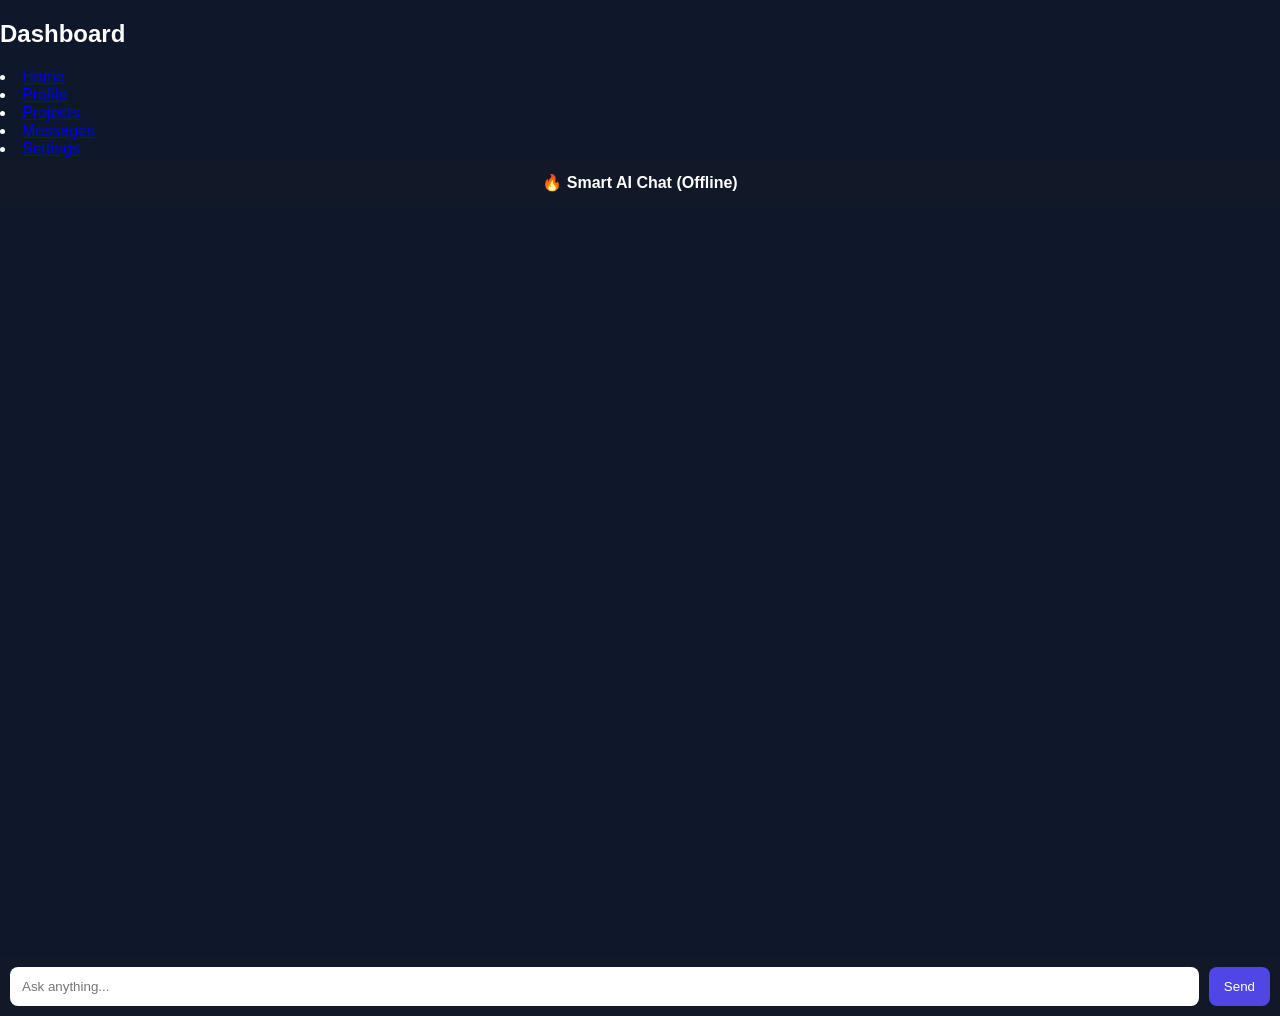
<file: messages.html>
<!DOCTYPE html>
<html lang="en">
<head>
<meta charset="UTF-8">
<title>Smart AI Chat</title>

<style>
body{
    margin:0;
    font-family: Arial;
    background:#0f172a;
    color:white;
}

/* HEADER */
.header{
    padding:15px;
    background:#111827;
    text-align:center;
    font-weight:bold;
}

/* CHAT BOX */
#chat{
    height:80vh;
    overflow-y:auto;
    padding:15px;
}

/* MESSAGE BUBBLES */
.msg{
    padding:10px 15px;
    margin:8px 0;
    border-radius:15px;
    max-width:70%;
    line-height:1.4;
}

.user{
    background:#4f46e5;
    margin-left:auto;
    text-align:right;
}

.bot{
    background:#1f2937;
}

/* INPUT AREA */
.input-box{
    display:flex;
    padding:10px;
    background:#111827;
}

input{
    flex:1;
    padding:12px;
    border:none;
    outline:none;
    border-radius:8px;
}

button{
    margin-left:10px;
    padding:12px 15px;
    border:none;
    border-radius:8px;
    background:#4f46e5;
    color:white;
    cursor:pointer;
}
</style>

</head>

<body>

    <div class="sidebar">
  <h2>Dashboard</h2>
  <li><a href="index.html">Home</a></li>
  <li><a href="profile.html">Profile</a></li>
  <li><a href="projects.html">Projects</a></li>
  <li><a href="messages.html">Messages</a></li>
  <li><a href="settings.html">Settings</a></li>
</div>

<div class="header">🔥 Smart AI Chat (Offline)</div>

<div id="chat"></div>

<div class="input-box">
    <input id="input" placeholder="Ask anything...">
    <button onclick="send()">Send</button>
</div>

<script>

/* SMART ANSWERS ENGINE */
function getAnswer(q){

    q = q.toLowerCase();

    if(q.includes("hello") || q.includes("hi")){
        return "Hello bhai 👋 kaise ho? main tumhari help ke liye hoon.";
    }

    if(q.includes("html")){
        return "HTML website banane ki basic language hai jo structure banati hai.";
    }

    if(q.includes("css")){
        return "CSS website ko beautiful design karta hai 🎨";
    }

    if(q.includes("javascript")){
        return "JavaScript website ko interactive banata hai ⚡";
    }

    if(q.includes("who are you")){
        return "Main tumhara smart offline AI assistant hoon 🤖";
    }

    if(q.includes("cricket")){
        return "Cricket Pakistan aur India ka bohat popular sport hai 🏏";
    }

    if(q.includes("study")){
        return "Study karo bhai 📚 consistency success ki key hai!";
    }

    if(q.includes("love")){
        return "Love ek beautiful feeling hai ❤️ respect aur care important hai.";
    }

    return "🤖 Sorry bhai, mujhe iska answer nahi pata lekin main seekh raha hoon.";
}

function send(){

    let input = document.getElementById("input");
    let text = input.value;

    if(text === "") return;

    let chat = document.getElementById("chat");

    /* USER MESSAGE */
    chat.innerHTML += `<div class="msg user">${text}</div>`;

    /* BOT MESSAGE */
    setTimeout(() => {
        let reply = getAnswer(text);
        chat.innerHTML += `<div class="msg bot">${reply}</div>`;
        chat.scrollTop = chat.scrollHeight;
    }, 500);

    input.value = "";
}

</script>

</body>
</html>
</file>
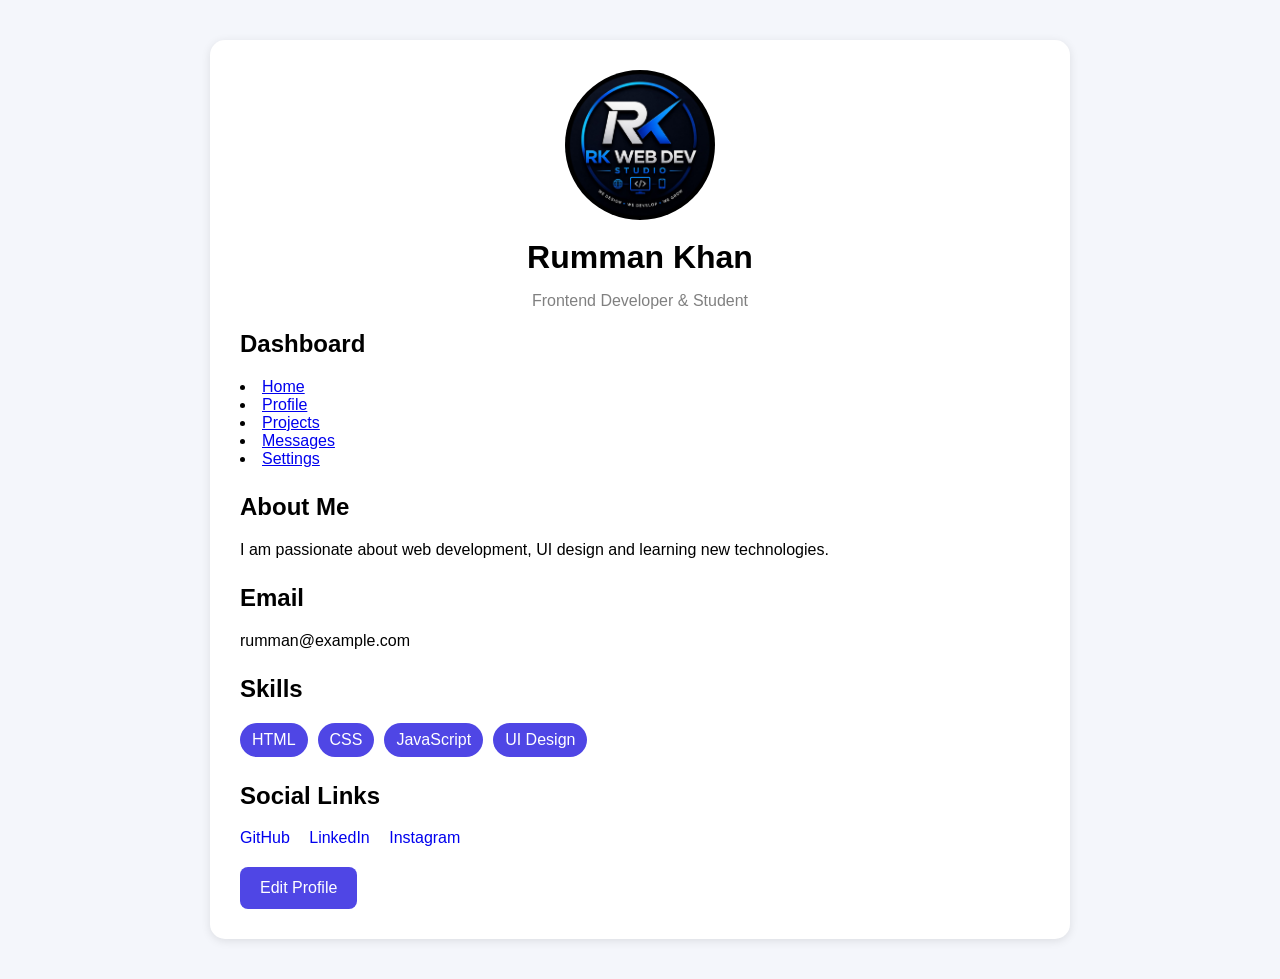
<file: profile.html>
<!DOCTYPE html>
<html lang="en">
<head>
<meta charset="UTF-8">
<meta name="viewport" content="width=device-width, initial-scale=1.0">
<title>Profile</title>

<style>
body{
    font-family: Arial, sans-serif;
    background:#f4f6fb;
    margin:0;
}

.container{
    max-width:800px;
    margin:40px auto;
    background:white;
    padding:30px;
    border-radius:15px;
    box-shadow:0 2px 10px rgba(0,0,0,0.1);
}

.profile-header{
    text-align:center;
}

.profile-header img{
    width:150px;
    height:150px;
    border-radius:50%;
    object-fit:cover;
}

.profile-header h1{
    margin:15px 0 5px;
}

.profile-header p{
    color:gray;
}

.section{
    margin-top:25px;
}

.skills{
    display:flex;
    flex-wrap:wrap;
    gap:10px;
}

.skill{
    background:#4f46e5;
    color:white;
    padding:8px 12px;
    border-radius:20px;
}

.btn{
    display:inline-block;
    margin-top:20px;
    padding:12px 20px;
    background:#4f46e5;
    color:white;
    text-decoration:none;
    border-radius:8px;
}

.social a{
    margin-right:15px;
    text-decoration:none;
}
</style>
</head>

<body>

<div class="container">

    <div class="profile-header">
        <img src="logo.png.jpeg" alt="Profile">
        <h1>Rumman Khan</h1>
        <p>Frontend Developer & Student</p>
    </div>

    <div class="sidebar">
  <h2>Dashboard</h2>
  <li><a href="index.html">Home</a></li>
  <li><a href="profile.html">Profile</a></li>
  <li><a href="projects.html">Projects</a></li>
  <li><a href="messages.html">Messages</a></li>
  <li><a href="settings.html">Settings</a></li>
</div>

    <div class="section">
        <h2>About Me</h2>
        <p>
            I am passionate about web development, UI design and learning new technologies.
        </p>
    </div>

    <div class="section">
        <h2>Email</h2>
        <p>rumman@example.com</p>
    </div>

    <div class="section">
        <h2>Skills</h2>
        <div class="skills">
            <span class="skill">HTML</span>
            <span class="skill">CSS</span>
            <span class="skill">JavaScript</span>
            <span class="skill">UI Design</span>
        </div>
    </div>

    <div class="section social">
        <h2>Social Links</h2>
        <a href="#">GitHub</a>
        <a href="#">LinkedIn</a>
        <a href="#">Instagram</a>
    </div>

    <a href="#" class="btn">Edit Profile</a>

</div>

</body>
</html>
</file>
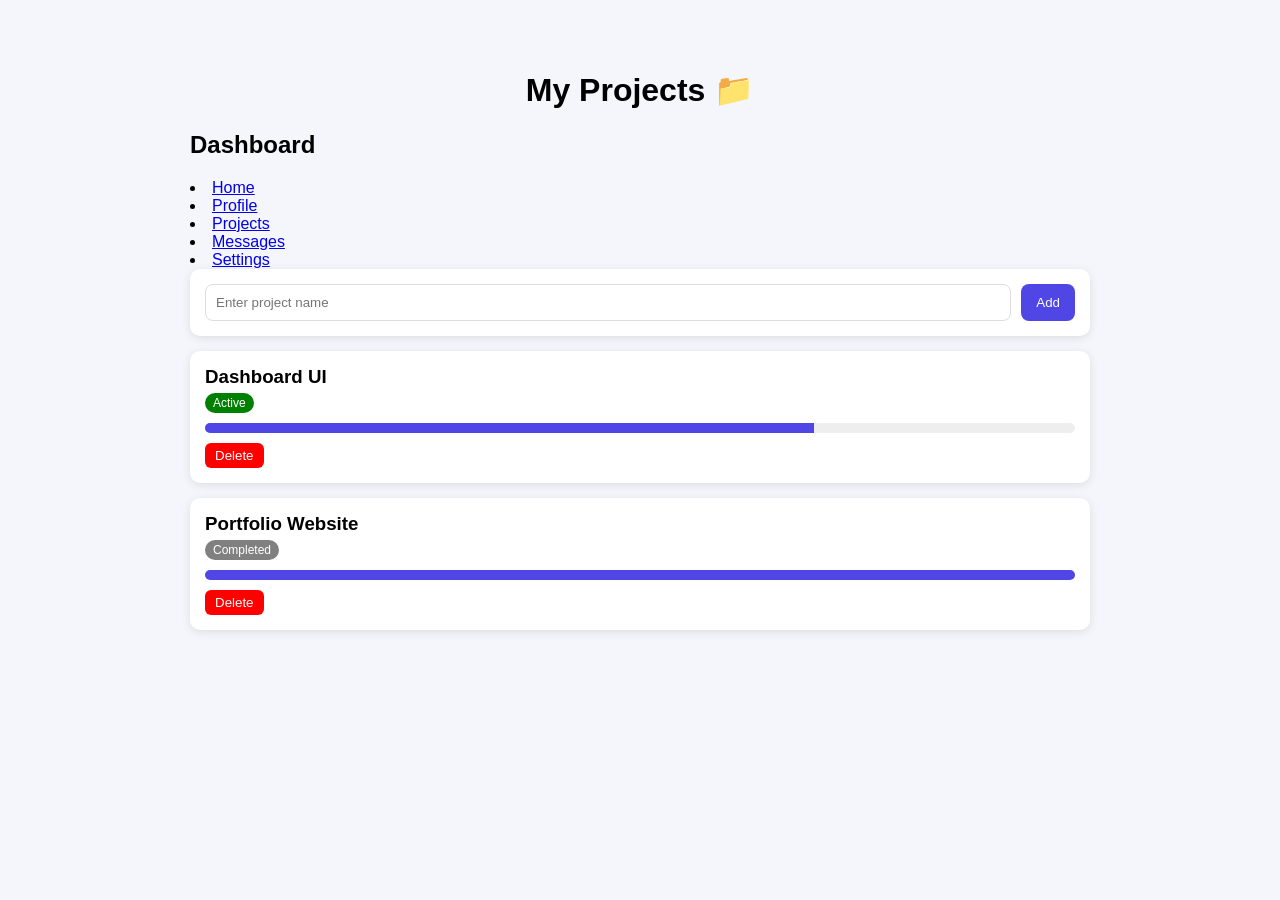
<file: projects.html>
<!DOCTYPE html>
<html lang="en">
<head>
<meta charset="UTF-8">
<meta name="viewport" content="width=device-width, initial-scale=1.0">
<title>Projects</title>

<style>
body{
    font-family: Arial;
    background:#f4f6fb;
    margin:0;
}

/* CONTAINER */
.container{
    max-width:900px;
    margin:30px auto;
    padding:20px;
}

/* HEADER */
h1{
    text-align:center;
}

/* CREATE BOX */
.create-box{
    background:white;
    padding:15px;
    border-radius:10px;
    box-shadow:0 2px 10px rgba(0,0,0,0.1);
    display:flex;
    gap:10px;
}

.create-box input{
    flex:1;
    padding:10px;
    border:1px solid #ddd;
    border-radius:8px;
}

.create-box button{
    padding:10px 15px;
    background:#4f46e5;
    color:white;
    border:none;
    border-radius:8px;
    cursor:pointer;
}

/* PROJECT CARD */
.project{
    background:white;
    margin-top:15px;
    padding:15px;
    border-radius:10px;
    box-shadow:0 2px 10px rgba(0,0,0,0.1);
}

.project h3{
    margin:0;
}

/* STATUS */
.status{
    font-size:12px;
    padding:3px 8px;
    border-radius:20px;
    color:white;
    display:inline-block;
    margin-top:5px;
}

.active{
    background:green;
}

.completed{
    background:gray;
}

/* PROGRESS BAR */
.bar{
    height:10px;
    background:#eee;
    border-radius:10px;
    margin-top:10px;
    overflow:hidden;
}

.fill{
    height:100%;
    background:#4f46e5;
}

/* BUTTON */
.delete{
    margin-top:10px;
    background:red;
    color:white;
    border:none;
    padding:5px 10px;
    border-radius:6px;
    cursor:pointer;
}
</style>

</head>

<body>

<div class="container">

<h1>My Projects 📁</h1>

<div class="sidebar">
  <h2>Dashboard</h2>
  <li><a href="index.html">Home</a></li>
  <li><a href="profile.html">Profile</a></li>
  <li><a href="projects.html">Projects</a></li>
  <li><a href="messages.html">Messages</a></li>
  <li><a href="settings.html">Settings</a></li>
</div>

<!-- CREATE PROJECT -->
<div class="create-box">
    <input type="text" id="projectName" placeholder="Enter project name">
    <button onclick="addProject()">Add</button>
</div>

<!-- PROJECT LIST -->
<div id="projectList">

    <div class="project">
        <h3>Dashboard UI</h3>
        <span class="status active">Active</span>

        <div class="bar">
            <div class="fill" style="width:70%"></div>
        </div>

        <button class="delete" onclick="this.parentElement.remove()">Delete</button>
    </div>

    <div class="project">
        <h3>Portfolio Website</h3>
        <span class="status completed">Completed</span>

        <div class="bar">
            <div class="fill" style="width:100%"></div>
        </div>

        <button class="delete" onclick="this.parentElement.remove()">Delete</button>
    </div>

</div>

</div>

<script>
function addProject(){
    let name = document.getElementById("projectName").value;

    if(name === ""){
        alert("Project name likho!");
        return;
    }

    let div = document.createElement("div");
    div.className = "project";

    div.innerHTML = `
        <h3>${name}</h3>
        <span class="status active">Active</span>

        <div class="bar">
            <div class="fill" style="width:50%"></div>
        </div>

        <button class="delete" onclick="this.parentElement.remove()">Delete</button>
    `;

    document.getElementById("projectList").appendChild(div);

    document.getElementById("projectName").value = "";
}
</script>

</body>
</html>
</file>
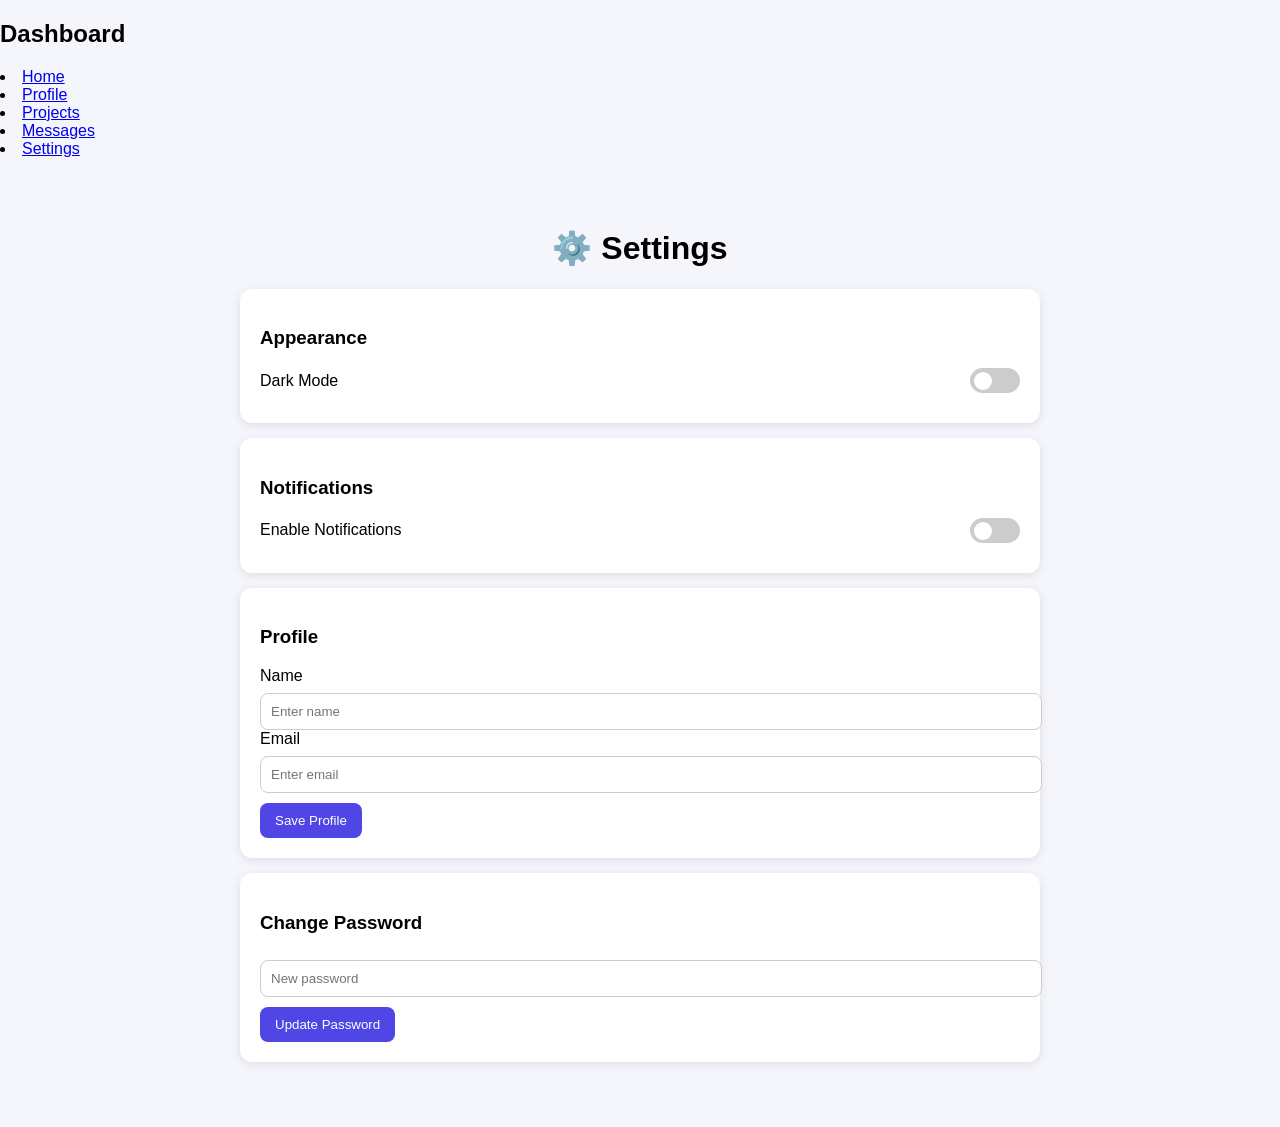
<file: settings.html>
<!DOCTYPE html>
<html lang="en">
<head>
<meta charset="UTF-8">
<title>Settings</title>

<style>
body{
    margin:0;
    font-family: Arial;
    background:#f4f6fb;
    transition:0.3s;
}

/* DARK MODE */
.dark{
    background:#0f172a;
    color:white;
}

.container{
    max-width:800px;
    margin:30px auto;
    padding:20px;
}

h1{
    text-align:center;
}

/* CARD */
.card{
    background:white;
    padding:20px;
    margin:15px 0;
    border-radius:12px;
    box-shadow:0 2px 10px rgba(0,0,0,0.1);
}

.dark .card{
    background:#1e293b;
    color:white;
}

/* TOGGLE SWITCH */
.toggle{
    display:flex;
    justify-content:space-between;
    align-items:center;
    margin:10px 0;
}

.switch {
  position: relative;
  display: inline-block;
  width: 50px;
  height: 25px;
}

.switch input { display:none; }

.slider {
  position: absolute;
  cursor: pointer;
  top:0; left:0; right:0; bottom:0;
  background-color: #ccc;
  transition: .4s;
  border-radius: 25px;
}

.slider:before {
  position: absolute;
  content: "";
  height: 18px;
  width: 18px;
  left: 4px;
  bottom: 3px;
  background-color: white;
  transition: .4s;
  border-radius: 50%;
}

input:checked + .slider {
  background-color: #4f46e5;
}

input:checked + .slider:before {
  transform: translateX(24px);
}

/* INPUT */
input[type="text"], input[type="password"]{
    width:100%;
    padding:10px;
    margin-top:8px;
    border:1px solid #ccc;
    border-radius:8px;
}

button{
    margin-top:10px;
    padding:10px 15px;
    background:#4f46e5;
    color:white;
    border:none;
    border-radius:8px;
    cursor:pointer;
}
</style>

</head>

<body>

    <div class="sidebar">
  <h2>Dashboard</h2>
  <li><a href="index.html">Home</a></li>
  <li><a href="profile.html">Profile</a></li>
  <li><a href="projects.html">Projects</a></li>
  <li><a href="messages.html">Messages</a></li>
  <li><a href="settings.html">Settings</a></li>
</div>

<div class="container">

<h1>⚙️ Settings</h1>

<!-- DARK MODE -->
<div class="card">
    <h3>Appearance</h3>

    <div class="toggle">
        <span>Dark Mode</span>
        <label class="switch">
            <input type="checkbox" onchange="toggleDark()">
            <span class="slider"></span>
        </label>
    </div>
</div>

<!-- NOTIFICATIONS -->
<div class="card">
    <h3>Notifications</h3>

    <div class="toggle">
        <span>Enable Notifications</span>
        <label class="switch">
            <input type="checkbox">
            <span class="slider"></span>
        </label>
    </div>
</div>

<!-- PROFILE SETTINGS -->
<div class="card">
    <h3>Profile</h3>

    <label>Name</label>
    <input type="text" placeholder="Enter name">

    <label>Email</label>
    <input type="text" placeholder="Enter email">

    <button>Save Profile</button>
</div>

<!-- PASSWORD -->
<div class="card">
    <h3>Change Password</h3>

    <input type="password" placeholder="New password">
    <button>Update Password</button>
</div>

</div>

<script>
function toggleDark(){
    document.body.classList.toggle("dark");
}
</script>

</body>
</html>
</file>
